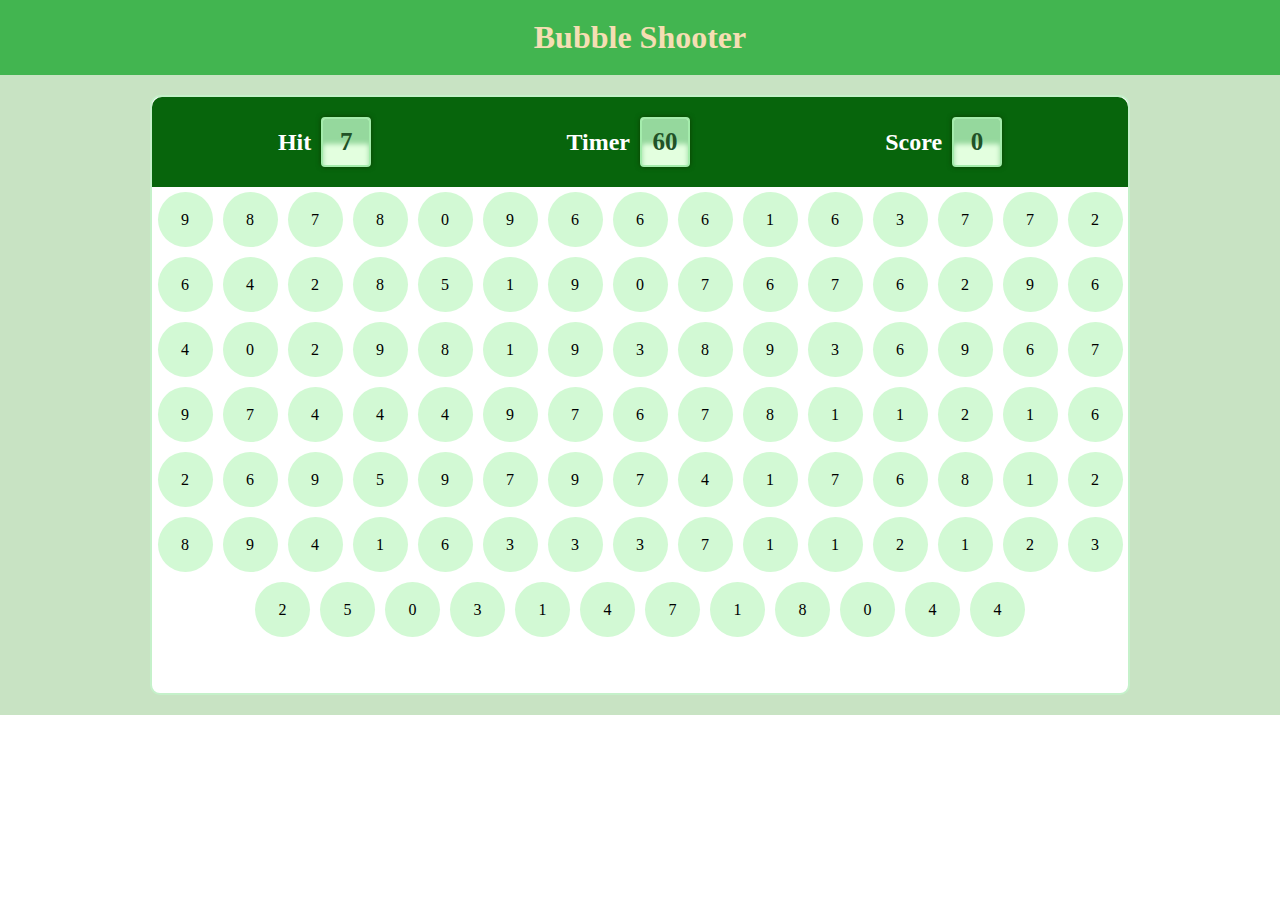
<file: BubbleShooter/index.html>
<!DOCTYPE html>
<html lang="en">

<head>
    <meta charset="UTF-8">
    <meta name="viewport" content="width=device-width, initial-scale=1.0">
    <title>Bubble Shooter</title>
    <link rel="stylesheet" href="style.css">
</head>

<body>
    <header>
        <h1>Bubble Shooter</h1>
    </header>
    <main>
        <div class="container">
            <div class="head-section">
                <div class="elem">
                    <h2>Hit</h2>
                    <div class="js-hit box">5</div>
                </div>
                <div class="elem">
                    <h2>Timer</h2>
                    <div class=" js-timer box">60</div>
                </div>
                <div class="elem">
                    <h2>Score</h2>
                    <div class="js-score box">0</div>
                </div>
            </div>
            <div class="js-bubble-container bubble-container">

            </div>

        </div>
    </main>
    <script src="script.js"></script>
</body>

</html>
</file>
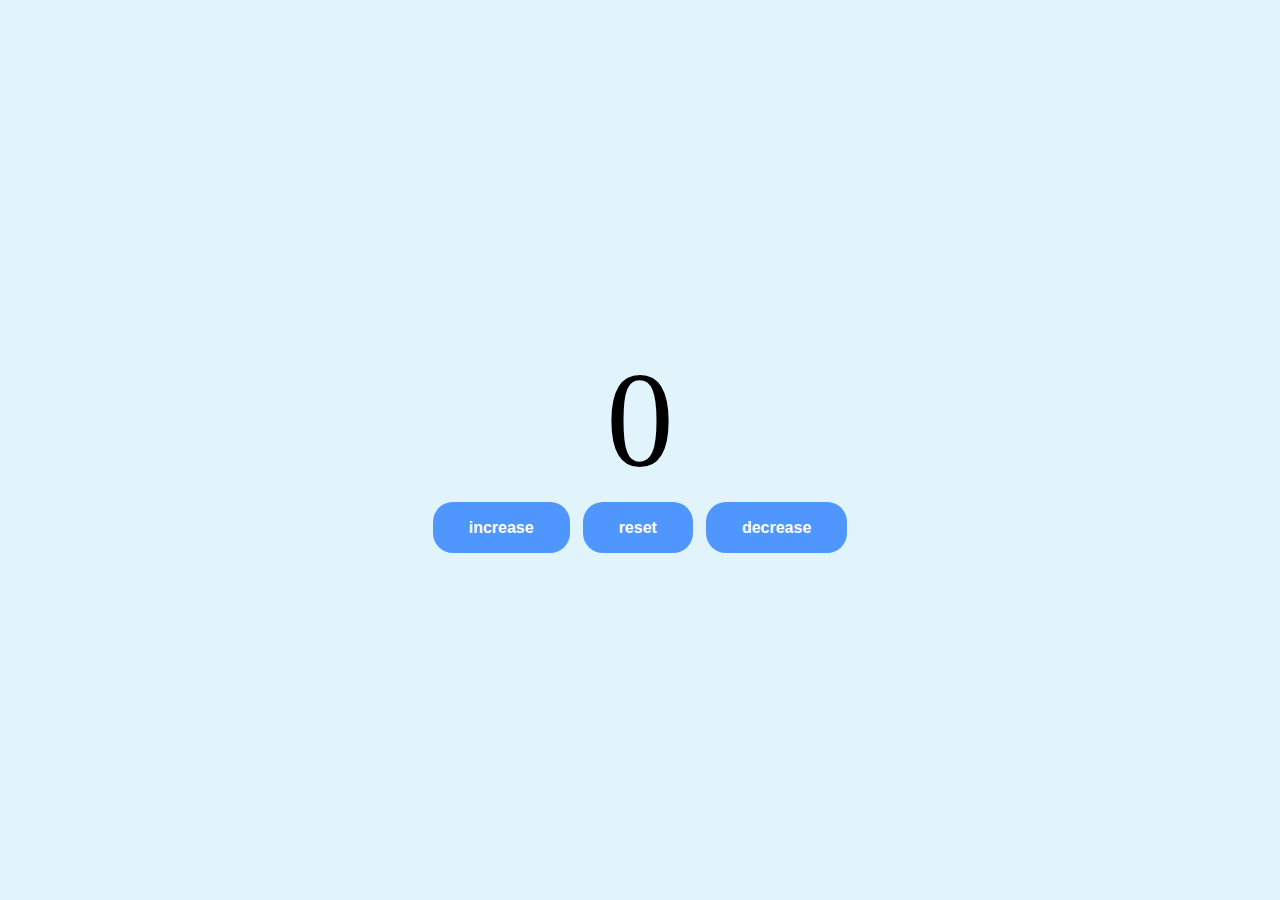
<file: Counter Program/index.html>
<!DOCTYPE html>
<html lang="en">

<head>
    <meta charset="UTF-8">
    <meta name="viewport" content="width=device-width, initial-scale=1.0">
    <title>Counter Program</title>
    <link rel="stylesheet" href="style.css">
</head>

<body>
    <label id="counterLabel">0</label>
    <div id="buttonContainer">
        <button id="increaseBtn">increase</button>
        <button id="resetBtn">reset</button>
        <button id="decreaseBtn">decrease</button>
    </div>
    <script src="script.js"></script>
</body>

</html>
</file>
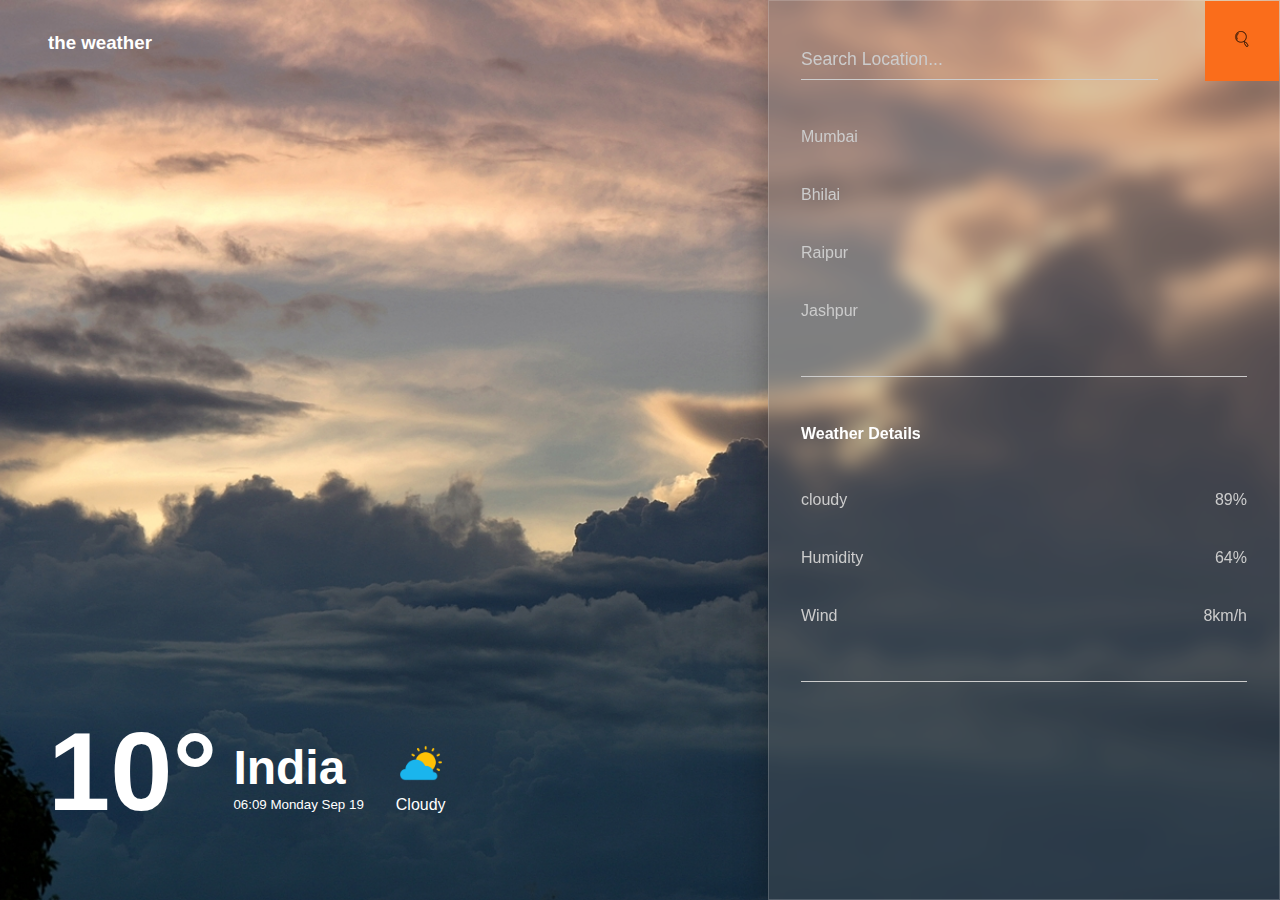
<file: Weather Application/index.html>
<!DOCTYPE html>
<html lang="en">

<head>
    <meta charset="UTF-8">
    <meta name="viewport" content="width=device-width, initial-scale=1.0">
    <title>Document</title>
    <link rel="stylesheet" href="style.css">
</head>

<body>
    <div class="weather-app">
        <div class="container">
            <h3 class="brand">the weather</h3>
            <div>
                <h1 class="temp">10&#176;</h1>
                <div class="city-time">
                    <h1 class="name">India</h1>
                    <small>
                        <span class="time">06:09</span>
                        <span class="date">
                            Monday Sep 19
                        </span>
                    </small>
                </div>
                <div class="weather">
                    <img src="assets/cloudy-sun.png" width="50px">
                    <span class="condition">Cloudy</span>
                </div>
            </div>
        </div>
        <div class="panel">
            <form id="locationInput">
                <input type="text" class="search" placeholder="Search Location...">
                <button type="submit" class="submit">
                    <img src="assets/search.png">
                </button>
            </form>

            <ul class="cities">
                <li class="city">Mumbai</li>
                <li class="city">Bhilai</li>
                <li class="city">Raipur</li>
                <li class="city">Jashpur</li>
            </ul>
            <ul class="details">
                <h4>Weather Details</h4>
                <li>
                    <span>cloudy</span>
                    <span class="cloud">89%</span>
                </li>
                <li>
                    <span>Humidity</span>
                    <span class="humidity">64%</span>
                </li>
                <li>
                    <span>Wind</span>
                    <span class="wind">8km/h</span>
                </li>
            </ul>
        </div>
    </div>
    <script src="script.js"></script>
</body>

</html>
</file>
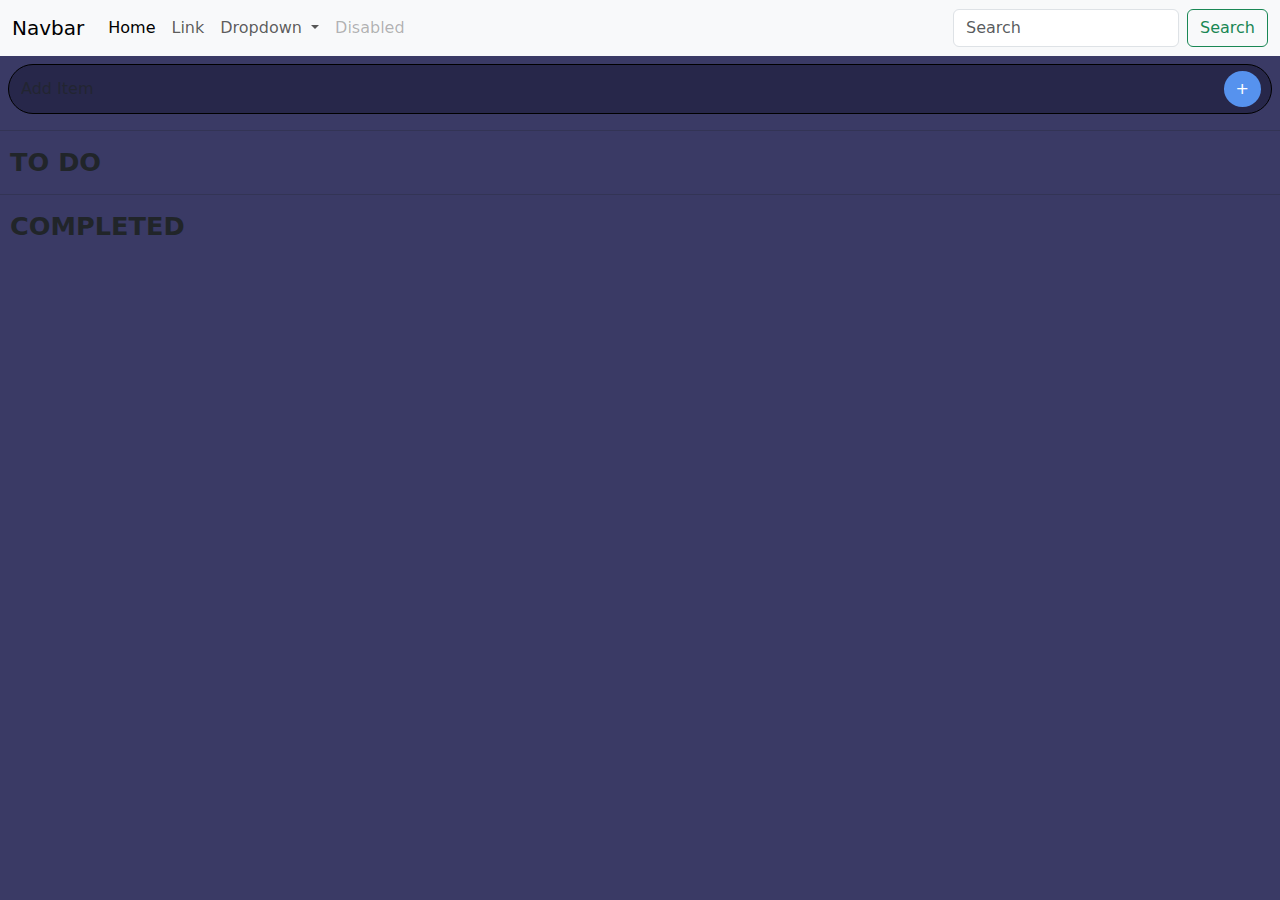
<file: TO-DO LIST/to-do finals/index.html>
<!DOCTYPE html>
<html lang="en">

<head>
    <meta charset="UTF-8">
    <meta name="viewport" content="width=device-width, initial-scale=1.0">
    <title>To-Do List</title>
    <link rel="stylesheet" href="https://cdn.jsdelivr.net/npm/bootstrap@5.3.3/dist/css/bootstrap.min.css">
    <link rel="stylesheet" href="style.css">
</head>

<body>
    <header>
        <nav class="navbar navbar-expand-lg bg-body-tertiary">
            <div class="container-fluid">
                <a class="navbar-brand" href="#">Navbar</a>
                <button class="navbar-toggler" type="button" data-bs-toggle="collapse"
                    data-bs-target="#navbarSupportedContent" aria-controls="navbarSupportedContent"
                    aria-expanded="false" aria-label="Toggle navigation">
                    <span class="navbar-toggler-icon"></span>
                </button>
                <div class="collapse navbar-collapse" id="navbarSupportedContent">
                    <ul class="navbar-nav me-auto mb-2 mb-lg-0">
                        <li class="nav-item">
                            <a class="nav-link active" aria-current="page" href="#">Home</a>
                        </li>
                        <li class="nav-item">
                            <a class="nav-link" href="#">Link</a>
                        </li>
                        <li class="nav-item dropdown">
                            <a class="nav-link dropdown-toggle" href="#" role="button" data-bs-toggle="dropdown"
                                aria-expanded="false">
                                Dropdown
                            </a>
                            <ul class="dropdown-menu">
                                <li><a class="dropdown-item" href="#">Action</a></li>
                                <li><a class="dropdown-item" href="#">Another action</a></li>
                                <li>
                                    <hr class="dropdown-divider">
                                </li>
                                <li><a class="dropdown-item" href="#">Something else here</a></li>
                            </ul>
                        </li>
                        <li class="nav-item">
                            <a class="nav-link disabled" aria-disabled="true">Disabled</a>
                        </li>
                    </ul>
                    <form class="d-flex" role="search">
                        <input class="form-control me-2" type="search" placeholder="Search" aria-label="Search">
                        <button class="btn btn-outline-success" type="submit">Search</button>
                    </form>
                </div>
            </div>
        </nav>
    </header>
    <main>
        <div class="search-bar">
            <input class="form-control todo-task-input" type="text" placeholder="Add Item" aria-label="default input example">
            <button type="button" class="btn btn-primary">+</button>
        </div>
        <hr>
        <div class="tasks">
            <h2 class="heading">TO DO</h2>
            <div class="todo-task"></div>
        </div>
        <hr>
        <div class="complited-tasks">
            <h2 class="heading">COMPLETED</h2>
            <div class="c-tack"></div>
        </div>
    </main>

    <script src="script.js"></script>
    <script src="https://cdn.jsdelivr.net/npm/bootstrap@5.3.3/dist/js/bootstrap.bundle.min.js"></script>
</body>

</html>
</file>
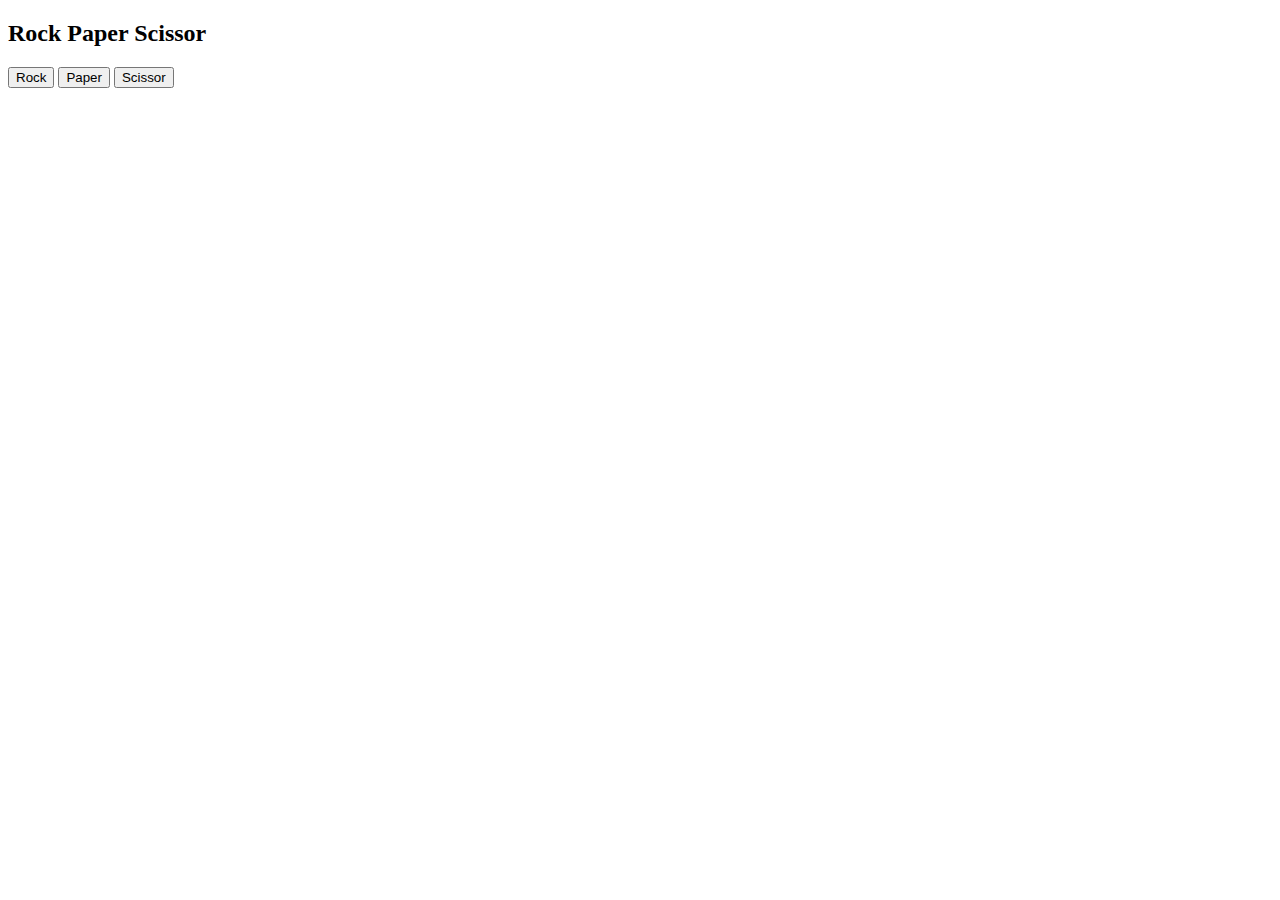
<file: ROCK PAPER SCISSOR/1. rock-paper-scissors usind function/function.html>
<!DOCTYPE html>
<html lang="en">

<head>
    <meta charset="UTF-8">
    <meta name="viewport" content="width=device-width, initial-scale=1.0">
    <title>Functions in JavaScript</title>
</head>

<body>
    <h2>Rock Paper Scissor</h2>

    <button onclick="playGame('Rock')"> Rock </button>

    <button onclick="playGame('Paper')"> Paper </button>

    <button onclick=" playGame('Scissor')"> Scissor </button>

    <script src="script.js"></script>

</body>

</html>
</file>
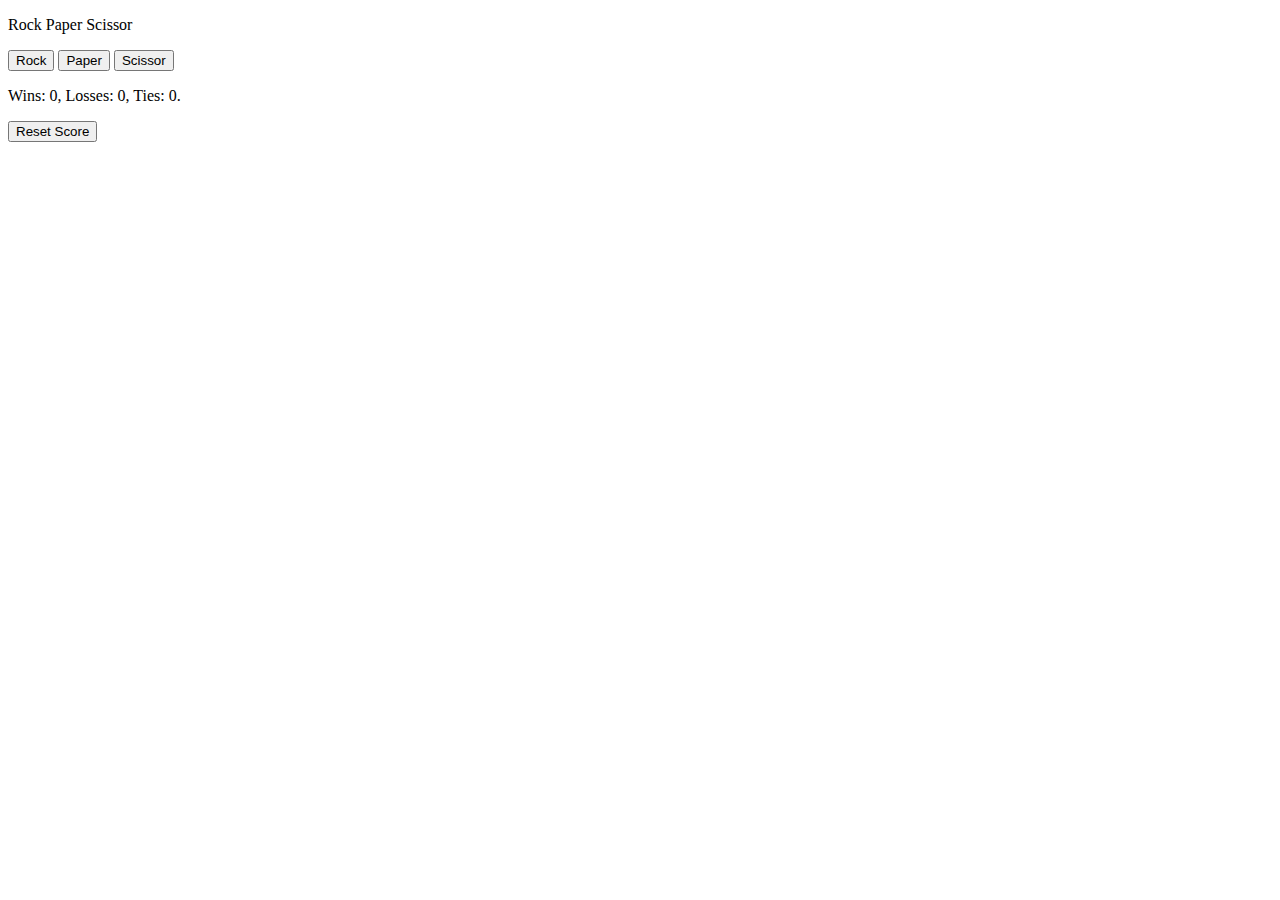
<file: ROCK PAPER SCISSOR/2. rock-paper-scissor using DOM and local storage/stone-paper-scissor.html>
<!DOCTYPE html>
<html lang="en">

<head>
    <meta charset="UTF-8"> 
    <meta name="viewport" content="width=device-width, initial-scale=1.0">
    <title>DOM</title>
</head>

<body>
    <p>Rock Paper Scissor</p>

    <button onclick="
    playGame('Rock')">
        Rock</button>
    <button onclick="
    playGame('Paper')">
        Paper</button>
    <button onclick="
    playGame('Scissor')">
        Scissor</button>

    <p class="js-result"></p>

    <p class=" js-moves"></p>

    <p class="js-score"></p>

    <button onclick="
    resetScore();
    ">Reset Score</button>

    <script src="script.js"></script>

</body>

</html>
</file>
<file: BubbleShooter/style.css>
*{
    box-sizing: border-box;
    margin: 0;
    padding: 0;
}

header{
    height: 75px;
    width: 100%;
    background: #42b550;
    color: wheat;
    display: flex;
    justify-content: center;
    align-items: center;
}

main{
    display: flex;
    align-items: center;
    justify-content: center;
    background-color: #c8e3c3;
    overflow: hidden;
}

.container{
    margin: 20px 150px;
    border: 2px solid #c5f1ca;
    justify-content: center;
    align-items: center;
    height: 600px;
    min-width: 700px;
    background-color: #fff;
    border-radius: 10px;
}

.head-section{
    display: flex;
    gap: 20%;
    justify-content: center;
    background-color: #07650c;
    color: #fff;
    padding: 10px 20px 10px 30px;
    border-top-left-radius: 10px;
    border-top-right-radius: 10px;
}

.elem{
    display: flex;
    align-items: center;
    margin: 10px 0px;
}

.box{
    width: 50px;
    height: 50px;
    display: flex;
    align-items: center;
    justify-content: center;
    font-size: 25px;
    font-weight: 600;
    background-color: #e3ffdf;
    color: #215227;
    margin: 0px 10px;
    border-radius: 4px;
    border: 2px solid #a4ecac;
    box-shadow: inset 0px 25px 5px #95d89d, 0px 0px 5px #0e3e00;
}

.bubble-container{
    width: 100%;
    display: flex;
    flex-wrap: wrap;
    justify-content: center;
    align-items: center;
}

.bubble{
    width: 55px;
    height: 55px;
    background-color: #d2f9d4;
    border-radius: 50%;
    display: flex;
    align-items: center;
    justify-content: center;
    margin: 5px;
}

.bubble:hover{
    background-color: #7fc087;
}

.game-over{
    display: flex;
    align-items: center;
    justify-content: center;
}
</file>
<file: Counter Program/style.css>
* {
    margin: 0;
    padding: 0;
    box-sizing: border-box;
}

body {
    height: 100vh;
    background-color: #e2f4fb;
    display: flex;
    flex-direction: column;
    align-items: center;
    justify-content: center;
}

button {
    padding: 1.8vmin 4vmin;
    border-radius: 20px;
    margin: .5vmin;
    background-color: #5096ff;
    color: white;
    font-weight: 700;
    font-size: 1em;
    border: none;
}

button:hover {
    background: #a8d0fe;
    color: #000;
    border: 1px solid;
}

#counterLabel {
    font-size: 15vmin;
}
</file>
<file: Weather Application/style.css>
* {
    margin: 0;
    padding: 0;
    box-sizing: border-box;
}

body {
    font-family: 'Rubik', sans-serif;
    background: #111;
}

h1.h3 {
    font-size: 400px;
}

.weather-app {
    min-height: 100vh;
    background-image: url(assets/cloudy.JPG);
    background-position: center;
    background-repeat: no-repeat;
    background-size: cover;
    color: #fff;
    position: relative;
    transform: 500ms;
    opacity: 1;
}

.weather-app::before {
    contain: "";
    position: absolute;
    top: 0;
    left: 0;
    width: 100%;
    height: 100%;
    background: rgba(0, 0, 0, 0.3);
    z-index: 0;
}

.container {
    position: absolute;
    top: 0;
    left: 0;
    width: 100%;
    height: 100%;
    display: flex;
    justify-content: space-between;
    align-items: flex-start;
    flex-direction: column;
    padding: 2em 3em 4em 3em;
}

.container>div {
    display: flex;
    justify-content: center;
    align-items: center;
}

.city-time,
.temp,
.weather {
    margin: 0 1rem;
}

.city-time h1 {
    margin: 0;
    margin-top: 0.2em;
    font-size: 3em;
}

.temp {
    font-size: 7em;
    margin: 0;
}

.weather img {
    display: block;
    margin: 0.5em 0;
}

.panel {
    position: absolute;
    width: 40%;
    height: 100%;
    top: 0;
    right: 0;
    background: rgba(110, 110, 110, 0.25);
    box-shadow:
        0 8px 32px 0 rgba(0, 0, 0, 0.3);
    backdrop-filter: blur(10px);
    -webkit-backdrop-filter: blur(10px);
    border: 1px solid rgba(255, 255, 255, 0.18);
    z-index: 1;
    padding: 3em 2em;
    overflow-y: scroll;
}

.panel form {
    margin-bottom: 3em;
}

.submit {
    position: absolute;
    top: 0;
    right: 0;
    padding: 1.5em;
    margin: 0;
    border: none;
    outline: none;
    background: #fa6d1b;
    color: #fff;
    cursor: pointer;
    font-size: 1.2em;
}

.submit:hover {
    background: #fff !important;
    color: #000;
}

.search{
    background: none;
    border: none;
    border-bottom: 1px #ccc solid;
    padding: 0 1em 0.5em 0;
    width: 80%;
    color: #fff;
    font-size: 1.1em;
}

.search:focus{
    outline: none;
}

.search::placeholder {
    color: #ccc;
}

.panel ul{
    padding: 0 0 1em 0;
    margin: 2em 0;
    border-bottom: 1px solid #ccc;
}

.panel ul li {
    color: #ccc;
    margin: 2.5em 0;
}

.panel ul h4{
    margin: 3em 0;
}

.city{
    display: block;
    cursor: pointer;
}

.city:hover{
    color: #fff;
}

.details li{
    display: flex;
    justify-content: space-between;
    align-items: center;
}

@media screen and (max-width: 800px){
    .panel, .container{
        position: relative;
        width: 100%;
        top: initial;
    }
}

@media screen and (max-width: 500px) {
    html{
        font-size: 12px;
    }
}

@media screen and (max-width: 300px){
    .weather-app{
        min-height: 40em;
    }
}
</file>
<file: TO-DO LIST/to-do finals/style.css>
*{
    box-sizing: border-box;
    margin: 0;
    padding: 0;
}

body{
    background-color: rgb(58, 58, 101);
}

.todo-task-input{
    border: none;
    background-color: transparent;
}

.search-bar{
    height: 50px;
    border-radius: 40px;
    display: flex;
    border: 1px solid #000;
    margin: .5em;
    background-color: #27274a;
}

.btn-primary{
    margin: 6px 0px;
    margin-right: 10px;
    border-radius: 50%;
    background-color: #5692ee;
    border: none;
}

.heading{
    font-size: 2vmax;
    font-weight: 600;
    margin-left: 10px;
}

.task{
    height: 50px;
    background-color: #ffffff17;
    border-radius: 10px;
    margin: .5em;
    display: flex;
    align-items: center;
    padding: 10px;
}
</file>
